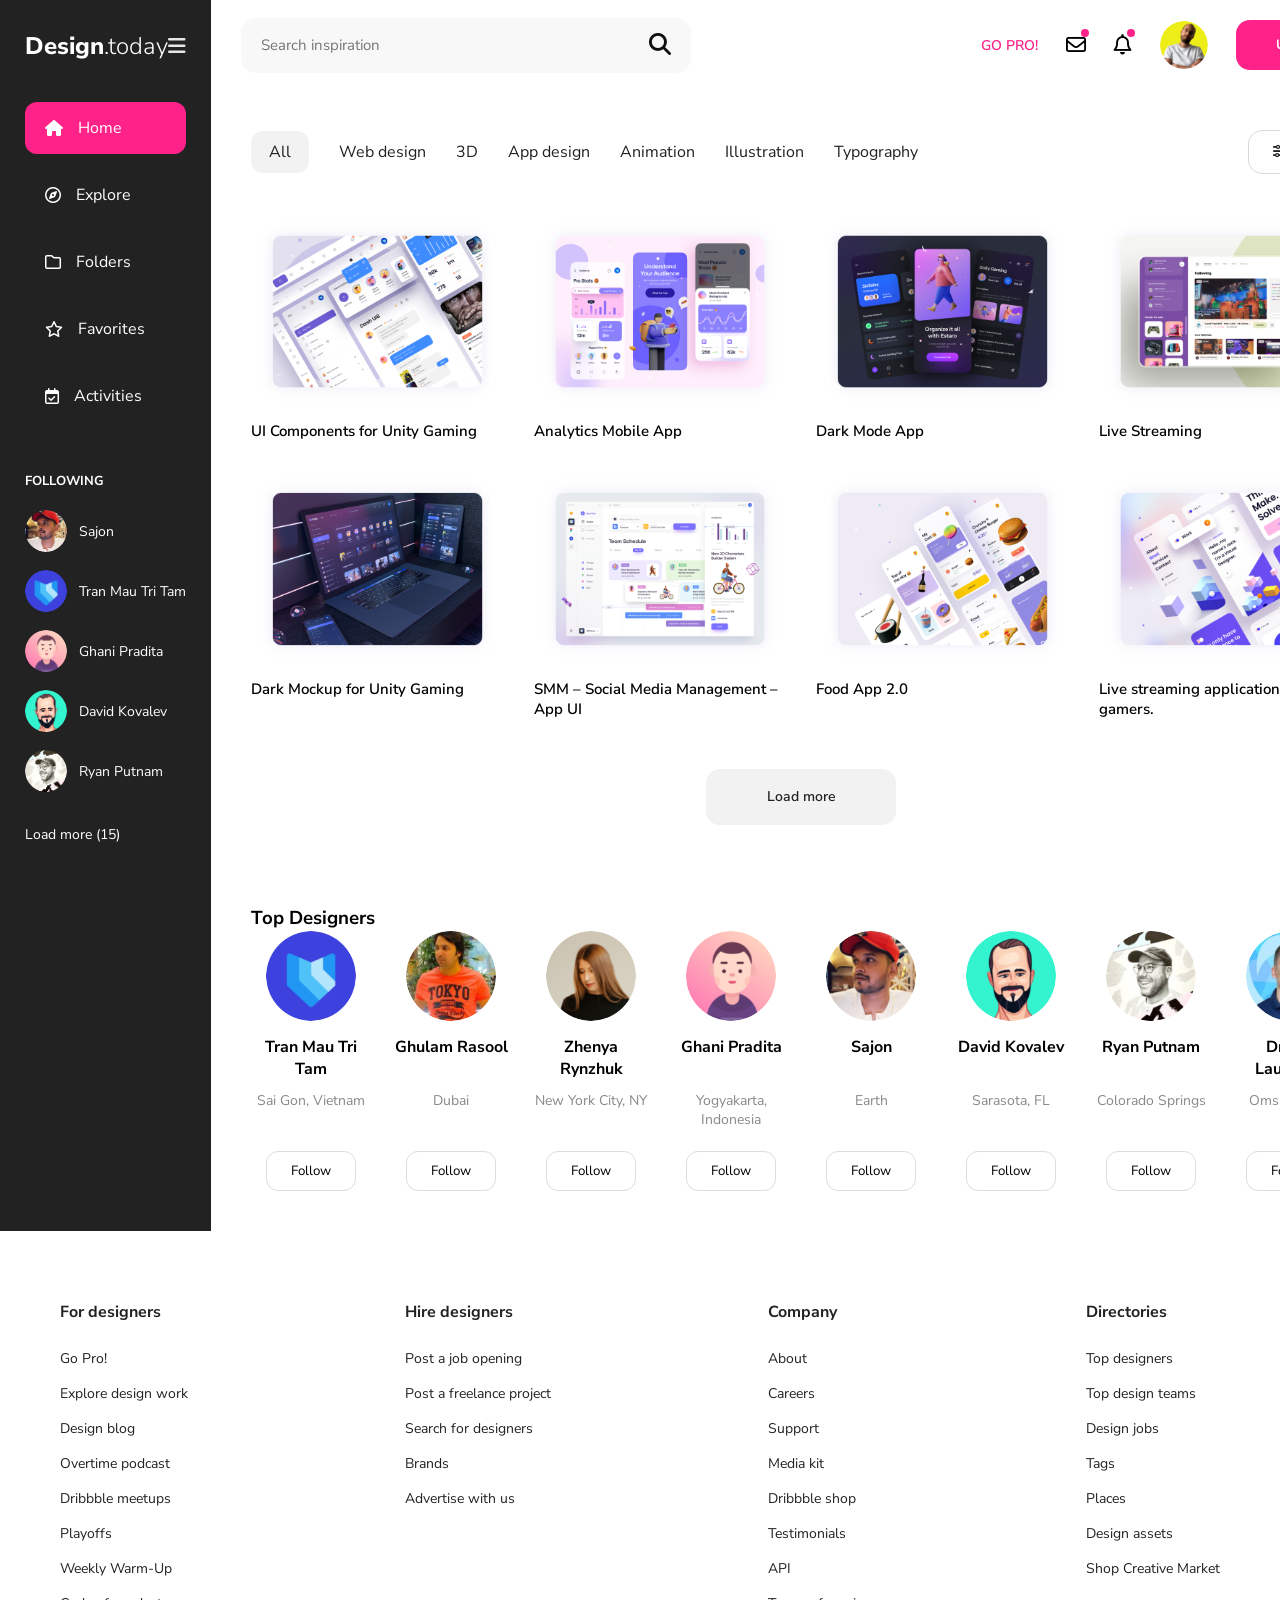
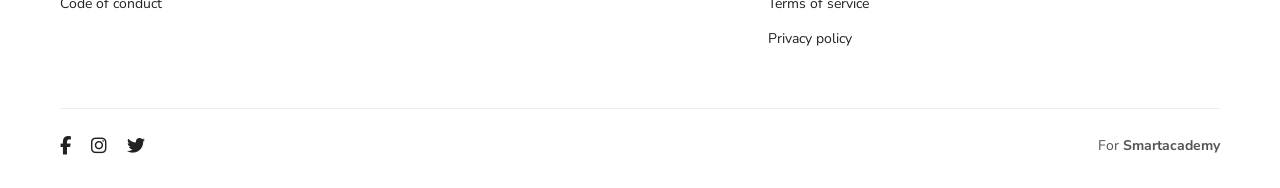
<file: index.html>
<!DOCTYPE html>
<html lang="en">
<head>
    <meta charset="UTF-8">
    <meta name="viewport" content="width=device-width, initial-scale=1.0">
    <meta name="description" content="Discover UI, UX, web design, mobile apps, illustrations and top designers on Design.today.">
    <meta property="og:title" content="Design.today - Inspiration for Designers">
    <meta property="og:description" content="Explore the latest design inspiration and discover top designers.">
    <meta property="og:image" content="image/profile.png"> 
    <meta property="og:type" content="website">
    <meta property="og:url" content="https://ninebieridze.github.io/vigilant-garbanzo/index.html">
    <title>design.today</title>
    <link rel="stylesheet" href="style.css">
    <link rel="preconnect" href="https://fonts.googleapis.com">
    <link rel="preconnect" href="https://fonts.gstatic.com" crossorigin>
    <link href="https://fonts.googleapis.com/css2?family=Nunito+Sans:ital,opsz,wght@0,6..12,200..1000;1,6..12,200..1000&display=swap" rel="stylesheet">
    <link rel="stylesheet" 
    href="https://cdnjs.cloudflare.com/ajax/libs/font-awesome/6.5.2/css/all.min.css">
</head>
<body>
<div class="page"> 

      <aside class="sidebar">
        <div class="logo"> 
        <h1>Design<span>.today</span></h1>
        <i class="fa-solid fa-bars"></i> 
        </div>
        <ul class="menu">
            <li class="active">
                <a href="#"> <i class="fa-solid fa-house"></i> Home </a>
            </li>
            <li>
                <a href="#"> <i class="fa-regular fa-compass"></i> Explore </a>
            </li>
            <li>
                <a href="#"> <i class="fa-regular fa-folder"></i> Folders </a>
            </li>
            <li>
                <a href="#"> <i class="fa-regular fa-star"></i> Favorites </a>
            </li>
            <li>
                <a href="#"> <i class="fa-regular fa-calendar-check"></i> Activities </a>
            </li>
        </ul>
        <div class="following">
        <h2>
            FOLLOWING
        </h2>
        <div class="person"> 
        <img src="image/side1.png" alt="">
        <span>Sajon</span>
        </div>
        <div class="person"> 
        <img src="image/side2.png" alt="">
        <span>Tran Mau Tri Tam</span>
        </div>
        <div class="person"> 
        <img src="image/side3.png" alt="">
        <span>Ghani Pradita</span>
        </div>
        <div class="person">  
        <img src="image/side4.png" alt="">
        <span>David Kovalev</span>
        </div>
        <div class="person">
        <img src="image/side5.png" alt="">
        <span>Ryan Putnam</span>
        </div>
        <a href="#" class="load" >Load more (15)</a>
        </div>
    </aside>

    <div class="right"> 
    <header class="header">
        <div class="search-box">
        <input type="text" placeholder="Search inspiration">
        <button>
             <i class="fa-solid fa-magnifying-glass"></i>
        </button>
        </div>
        <nav class="nav-right">
            <a href="#" class="pro">
                GO PRO!
            </a>
            <a href="#" class="icon">
                <i class="fa-regular fa-envelope"></i>
                <span class="dot"></span>
            </a>
            <a href="#" class="icon">
                <i class="fa-regular fa-bell"></i>
                <span class="dot"></span>
            </a>
            <a href="2ndpage.html" class="profile-link">
                <img src="image/profile.png" alt="profile" class="profile">
            </a>
            <button class="upload-btn">
                Upload
            </button>
        </nav>
    </header>

    
    
 <main class="content">

    <section class="categories">
        <a class="active" href="#">All</a>
        <a href="#">Web design</a>
        <a href="#">3D</a>
        <a href="#">App design</a>
        <a href="#">Animation</a>
        <a href="#">Illustration</a>
        <a href="#">Typography</a>

        <button class="filter-btn">
            <i class="fa-solid fa-sliders"></i>
            Filters
        </button>
    </section>

    <section class="cards">

        <div class="card">
            <img src="image/cards/card1.png" alt="">
            <h3>UI Components for Unity Gaming</h3>
        </div>

        <div class="card">
            <img src="image/cards/card2.png" alt="">
            <h3>Analytics Mobile App</h3>
        </div>

        <div class="card">
            <img src="image/cards/card3.png" alt="">
            <h3>Dark Mode App</h3>
        </div>

        <div class="card">
            <img src="image/cards/card4.png" alt="">
            <h3>Live Streaming</h3>
        </div>
        <div class="card">
            <img src="image/cards/card5.png" alt="">
            <h3>Dark Mockup for Unity Gaming</h3>
        </div>

        <div class="card">
            <img src="image/cards/card6.png" alt="">
            <h3>SMM – Social Media Management – App UI</h3>
        </div>

        <div class="card">
            <img src="image/cards/card7.png" alt="">
            <h3>Food App 2.0</h3>
        </div>

        <div class="card">
            <img src="image/cards/card8.png" alt="">
            <h3>Live streaming application for gamers.</h3>
        </div>

    </section>

    <div class="load-more">
        <button>Load more</button>
    </div>

    <section class="top-designers">

        <h3>Top Designers</h3>

        <div class="designers">

            <div class="designer">
                <img src="image/following/f1.png" alt="">
                <h4>Tran Mau Tri Tam</h4>
                <p>Sai Gon, Vietnam</p>
                <button>Follow</button>
            </div>

            <div class="designer">
                <img src="image/following/f2.png" alt="">
                <h4>Ghulam Rasool</h4>
                <p>Dubai</p>
                <button>Follow</button>
            </div>
            <div class="designer">
                <img src="image/following/f3.png" alt="">
                <h4>Zhenya Rynzhuk</h4>
                <p>New York City, NY</p>
                <button>Follow</button>
            </div>

            <div class="designer">
                <img src="image/following/f4.png" alt="">
                <h4>Ghani Pradita</h4>
                <p>Yogyakarta, Indonesia</p>
                <button>Follow</button>
            </div>
                      <div class="designer">
                <img src="image/following/f5.png" alt="">
                <h4>Sajon</h4>
                <p>Earth</p>
                <button>Follow</button>
            </div>

            <div class="designer">
                <img src="image/following/f6.png" alt="">
                <h4>David Kovalev</h4>
                <p>Sarasota, FL</p>
                <button>Follow</button>
            </div>
            <div class="designer">
                <img src="image/following/f7.png" alt="">
                <h4>Ryan Putnam</h4>
                <p>Colorado Springs</p>
                <button>Follow</button>
            </div>

            <div class="designer">
                <img src="image/following/f8.png" alt="">
                <h4>Dmitry Lauretsky</h4>
                <p>Omsk, Russia</p>
                <button>Follow</button>
            </div>

        </div>

    </section>

</main>




</div>
</div>

<footer class="footer">

    <div class="footer-links">

        <div class="footer-column">
            <h3>For designers</h3>

            <a href="#">Go Pro!</a>
            <a href="#">Explore design work</a>
            <a href="#">Design blog</a>
            <a href="#">Overtime podcast</a>
            <a href="#">Dribbble meetups</a>
            <a href="#">Playoffs</a>
            <a href="#">Weekly Warm-Up</a>
            <a href="#">Code of conduct</a>
        </div>

        <div class="footer-column">
            <h3>Hire designers</h3>

            <a href="#">Post a job opening</a>
            <a href="#">Post a freelance project</a>
            <a href="#">Search for designers</a>
            <a href="#">Brands</a>
            <a href="#">Advertise with us</a>
        </div>

        <div class="footer-column">
            <h3>Company</h3>

            <a href="#">About</a>
            <a href="#">Careers</a>
            <a href="#">Support</a>
            <a href="#">Media kit</a>
            <a href="#">Dribbble shop</a>
            <a href="#">Testimonials</a>
            <a href="#">API</a>
            <a href="#">Terms of service</a>
            <a href="#">Privacy policy</a>
        </div>

        <div class="footer-column">
            <h3>Directories</h3>

            <a href="#">Top designers</a>
            <a href="#">Top design teams</a>
            <a href="#">Design jobs</a>
            <a href="#">Tags</a>
            <a href="#">Places</a>
            <a href="#">Design assets</a>
            <a href="#">Shop Creative Market</a>
        </div>

    </div>

    <div class="footer-bottom">

        <div class="socials">
            <a href="#"><i class="fa-brands fa-facebook-f"></i></a>
            <a href="#"><i class="fa-brands fa-instagram"></i></a>
            <a href="#"><i class="fa-brands fa-twitter"></i></a>
        </div>

        <p>For <strong>Smartacademy</strong></p>

    </div>

</footer>


</body>
</html>
</file>
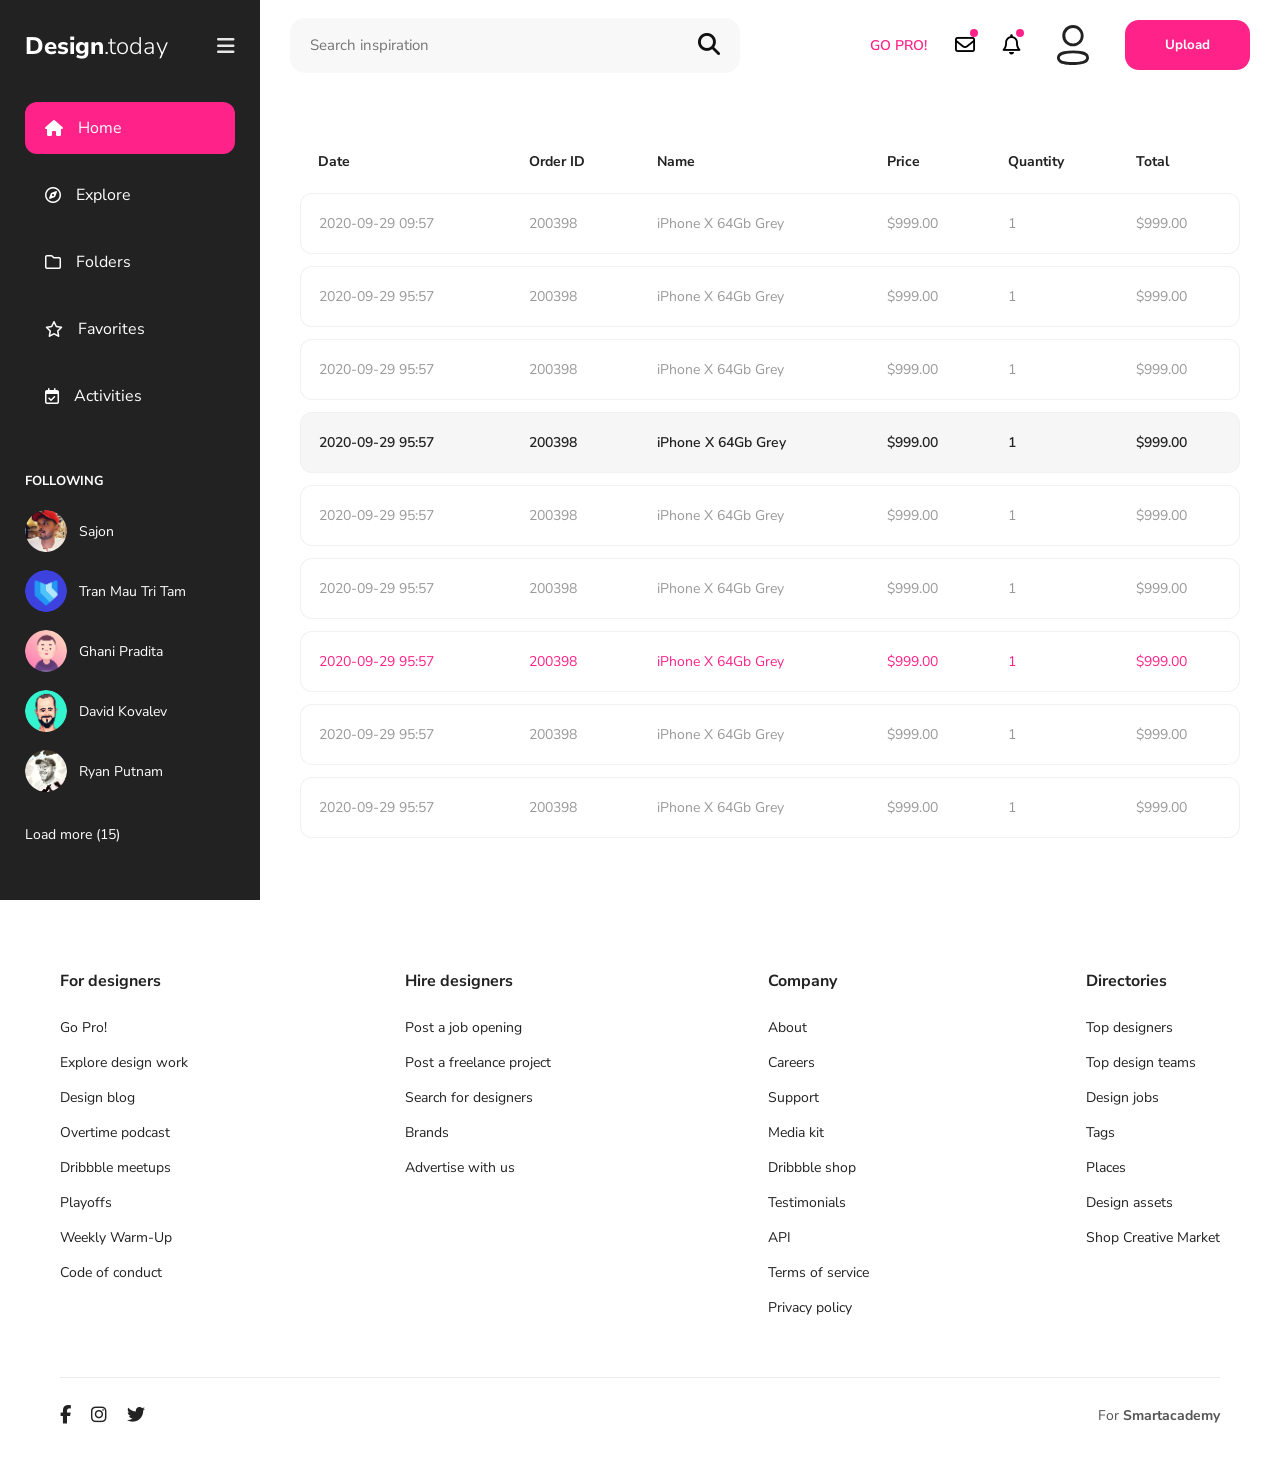
<file: 2ndpage.html>
<!DOCTYPE html>
<html lang="en">
<head>
    <meta charset="UTF-8">
    <meta name="viewport" content="width=device-width, initial-scale=1.0">
    <meta name="description" content="View your Design.today profile, orders and account information.">
    <meta property="og:title" content="User Profile - Design.today">
    <meta property="og:description" content="Manage your profile and view your order history.">
    <meta property="og:image" content="image/profile0.svg">
    <meta property="og:type" content="profile">
    <meta property="og:url" content="https://ninebieridze.github.io/vigilant-garbanzo/index.html">
    <title>profile</title>
    <link rel="stylesheet" href="style.css">
    <link rel="preconnect" href="https://fonts.googleapis.com">
    <link rel="preconnect" href="https://fonts.gstatic.com" crossorigin>
    <link href="https://fonts.googleapis.com/css2?family=Nunito+Sans:ital,opsz,wght@0,6..12,200..1000;1,6..12,200..1000&display=swap" rel="stylesheet">
    <link rel="stylesheet" 
    href="https://cdnjs.cloudflare.com/ajax/libs/font-awesome/6.5.2/css/all.min.css">
</head>
<body>
<div class="page"> 

      <aside class="sidebar">
        <div class="logo"> 
        <h1>Design<span>.today</span></h1>
        <i class="fa-solid fa-bars"></i> 
        </div>
        <ul class="menu">
            <li class="active">
                <a href="#"> <i class="fa-solid fa-house"></i> Home </a>
            </li>
            <li>
                <a href="#"> <i class="fa-regular fa-compass"></i> Explore </a>
            </li>
            <li>
                <a href="#"> <i class="fa-regular fa-folder"></i> Folders </a>
            </li>
            <li>
                <a href="#"> <i class="fa-regular fa-star"></i> Favorites </a>
            </li>
            <li>
                <a href="#"> <i class="fa-regular fa-calendar-check"></i> Activities </a>
            </li>
        </ul>
        <div class="following">
        <h2>
            FOLLOWING
        </h2>
        <div class="person"> 
        <img src="image/side1.png" alt="">
        <span>Sajon</span>
        </div>
        <div class="person"> 
        <img src="image/side2.png" alt="">
        <span>Tran Mau Tri Tam</span>
        </div>
        <div class="person"> 
        <img src="image/side3.png" alt="">
        <span>Ghani Pradita</span>
        </div>
        <div class="person">  
        <img src="image/side4.png" alt="">
        <span>David Kovalev</span>
        </div>
        <div class="person">
        <img src="image/side5.png" alt="">
        <span>Ryan Putnam</span>
        </div>
        <a href="#" class="load" >Load more (15)</a>
        </div>
    </aside>

    <div class="right"> 
    <header class="header">
        <div class="search-box">
        <input type="text" placeholder="Search inspiration">
        <button>
             <i class="fa-solid fa-magnifying-glass"></i>
        </button>
        </div>
        <nav class="nav-right">
            <a href="#" class="pro">
                GO PRO!
            </a>
            <a href="#" class="icon">
                <i class="fa-regular fa-envelope"></i>
                <span class="dot"></span>
            </a>
            <a href="#" class="icon">
                <i class="fa-regular fa-bell"></i>
                <span class="dot"></span>
            </a>
            <a href="index.html" class="profile-link">
                <img src="image/profile0.svg" alt="profile" class="profile">
            </a>
            <button class="upload-btn">
                Upload
            </button>
        </nav>
    </header>

     <main class="content">

    <table class="orders-table">
        <thead>
            <tr>
                <th>Date</th>
                <th>Order ID</th>
                <th>Name</th>
                <th>Price</th>
                <th>Quantity</th>
                <th>Total</th>
            </tr>
        </thead>

        <tbody>

            <tr>
                <td>2020-09-29 09:57</td>
                <td>200398</td>
                <td>iPhone X 64Gb Grey</td>
                <td>$999.00</td>
                <td>1</td>
                <td>$999.00</td>
            </tr>

            <tr>
                <td>2020-09-29 95:57</td>
                <td>200398</td>
                <td>iPhone X 64Gb Grey</td>
                <td>$999.00</td>
                <td>1</td>
                <td>$999.00</td>
            </tr>

            <tr>
                <td>2020-09-29 95:57</td>
                <td>200398</td>
                <td>iPhone X 64Gb Grey</td>
                <td>$999.00</td>
                <td>1</td>
                <td>$999.00</td>
            </tr>

            <tr class="selected">
                <td>2020-09-29 95:57</td>
                <td>200398</td>
                <td>iPhone X 64Gb Grey</td>
                <td>$999.00</td>
                <td>1</td>
                <td>$999.00</td>
            </tr>

            <tr>
                <td>2020-09-29 95:57</td>
                <td>200398</td>
                <td>iPhone X 64Gb Grey</td>
                <td>$999.00</td>
                <td>1</td>
                <td>$999.00</td>
            </tr>

            <tr>
                <td>2020-09-29 95:57</td>
                <td>200398</td>
                <td>iPhone X 64Gb Grey</td>
                <td>$999.00</td>
                <td>1</td>
                <td>$999.00</td>
            </tr>

            <tr class="pink">
                <td>2020-09-29 95:57</td>
                <td>200398</td>
                <td>iPhone X 64Gb Grey</td>
                <td>$999.00</td>
                <td>1</td>
                <td>$999.00</td>
            </tr>

            <tr>
                <td>2020-09-29 95:57</td>
                <td>200398</td>
                <td>iPhone X 64Gb Grey</td>
                <td>$999.00</td>
                <td>1</td>
                <td>$999.00</td>
            </tr>

            <tr>
                <td>2020-09-29 95:57</td>
                <td>200398</td>
                <td>iPhone X 64Gb Grey</td>
                <td>$999.00</td>
                <td>1</td>
                <td>$999.00</td>
            </tr>

        </tbody>
    </table>

</main>

</div>
</div>

<footer class="footer">

    <div class="footer-links">

        <div class="footer-column">
            <h3>For designers</h3>

            <a href="#">Go Pro!</a>
            <a href="#">Explore design work</a>
            <a href="#">Design blog</a>
            <a href="#">Overtime podcast</a>
            <a href="#">Dribbble meetups</a>
            <a href="#">Playoffs</a>
            <a href="#">Weekly Warm-Up</a>
            <a href="#">Code of conduct</a>
        </div>

        <div class="footer-column">
            <h3>Hire designers</h3>

            <a href="#">Post a job opening</a>
            <a href="#">Post a freelance project</a>
            <a href="#">Search for designers</a>
            <a href="#">Brands</a>
            <a href="#">Advertise with us</a>
        </div>

        <div class="footer-column">
            <h3>Company</h3>

            <a href="#">About</a>
            <a href="#">Careers</a>
            <a href="#">Support</a>
            <a href="#">Media kit</a>
            <a href="#">Dribbble shop</a>
            <a href="#">Testimonials</a>
            <a href="#">API</a>
            <a href="#">Terms of service</a>
            <a href="#">Privacy policy</a>
        </div>

        <div class="footer-column">
            <h3>Directories</h3>

            <a href="#">Top designers</a>
            <a href="#">Top design teams</a>
            <a href="#">Design jobs</a>
            <a href="#">Tags</a>
            <a href="#">Places</a>
            <a href="#">Design assets</a>
            <a href="#">Shop Creative Market</a>
        </div>

    </div>

    <div class="footer-bottom">

        <div class="socials">
            <a href="#"><i class="fa-brands fa-facebook-f"></i></a>
            <a href="#"><i class="fa-brands fa-instagram"></i></a>
            <a href="#"><i class="fa-brands fa-twitter"></i></a>
        </div>

        <p>For <strong>Smartacademy</strong></p>

    </div>

</footer>


</body>
</html>
</file>
<file: style.css>
*{
    margin:0;
    padding:0;
    box-sizing:border-box;
    font-family: "Nunito Sans", sans-serif;
}

body{
    background:#FFFFFF;
}

a {
    color: inherit;
    text-decoration: none;
}

.header{
    width:100%;
    height:90px;
    display:flex;
    justify-content:space-between;
    align-items:center;
    padding:0 30px;
}

.search-box{
    width:450px;
    height:55px;
    background: #f8f8f8;
    border-radius:15px;

    display:flex;
    align-items:center;
    justify-content:space-between;

    padding:0 20px;
}

.search-box input{
    width:100%;
    border:none;
    outline:none;
    background:transparent;
    font-size:15px;
    color:#111111;
}

.search-box button{
    border:none;
    background:none;
    cursor:pointer;
    font-size:22px;
    color:#111111;
}

.nav-right{
    display:flex;
    align-items:center;
    gap:28px;
}

.pro{
    text-decoration:none;
    color:#ff2288;
    font-size:14px;
    font-weight:600;
}

.icon{
    position:relative;
    font-size:20px;
}

.dot{
    position:absolute;
    width:8px;
    height:8px;
    background:#ff2288;
    border-radius:50%;
    top:-3px;
    right:-3px;
}

.profile-link{
    display: flex;
    align-items: center;
    text-decoration: none;
}

.profile{
    width: 48px;
    height: 48px;
    border-radius: 50%;
    object-fit: cover;
    display: block;
    cursor: pointer;
}

.upload-btn{
    border:none;
    background:#ff2288;
    color:white;
    padding:16px 40px;
    border-radius:14px;
    font-weight:bold;
    cursor:pointer;
    transition:.3s;
}

.upload-btn:hover{
    background:#ff2288;
}

.sidebar{
    width:260px;
    min-height:100vh;
    background: #222222;
    color:white;
    padding:30px 25px;
}
.logo{
    margin-bottom:40px;
    display: flex;
    justify-content: space-between;
    align-items: center;
}

.logo h1{
    font-size:24px;
    font-weight:800;
}

.logo span{
    font-weight:300;
}

.fa-bars {
    color: #e7e7e7;
    font-size: 20px;
    cursor: pointer;
}

.menu{
    list-style:none;
}

.menu li{
    margin-bottom:15px;
}

.menu a{
    display:flex;
    align-items:center;
    gap:15px;
    padding:15px 20px;
    border-radius:12px;
    color:white;
    transition:.3s;
}

.menu a:hover{
    background:#ff2288;
}

.menu .active a{
    background:#ff2288;
}

.following{
    margin-top:50px;
}

.following h2{
    color:#FFFFFF;
    font-size:13px;
    margin-bottom:20px;
}

.person{
    display:flex;
    align-items:center;
    gap:12px;
    margin-bottom:18px;
}

.person img{
    width:42px;
    height:42px;
    border-radius:50%;
    object-fit:cover;
}

.person span{
    font-size:14px;
}

.load{
    display:inline-block;
    margin-top:15px;
    color: white;
    font-size:14px;
}

.page{
    display: flex;
}

.sidebar{
    width:260px;
    min-height:100vh;
}

.right{
    flex:1;
}

.header{
    height:90px;
}



.footer{
    padding:70px 60px 30px;
    background:#fff;
}

.footer-links{
    display:flex;
    justify-content:space-between;
    gap:60px;
    flex-wrap:wrap;
}

.footer-column{
    display:flex;
    flex-direction:column;
    gap:16px;
}

.footer-column h3{
    font-size:16px;
    margin-bottom:10px;
    color:#222222;
}

.footer-column a{
    font-size:14px;
    color:#222222;
    transition:.3s;
}

.footer-column a:hover{
    color:#ff2288;
}

.footer-bottom{
    margin-top:60px;
    padding-top:25px;
    border-top:1px solid #ececec;

    display:flex;
    justify-content:space-between;
    align-items:center;
}

.socials{
    display:flex;
    gap:20px;
}

.socials a{
    color:#222222;
    font-size:18px;
    transition:.3s;
}

.socials a:hover{
    color:#ff2288;
}

.footer-bottom p{
    font-size:14px;
    color:#555;
}

.content{
    padding:40px;
}

.orders-table{
    width:100%;
    border-collapse:separate;
    border-spacing:0 12px;
}

.orders-table thead th{
    text-align:left;
    font-size:14px;
    font-weight:700;
    color:#222;
    padding:10px 18px;
}

.orders-table tbody td{
    padding:20px 18px;
    color:#999;
    font-size:14px;
    border-top:1px solid #f1f1f1;
    border-bottom:1px solid #f1f1f1;
}

.orders-table tbody tr td:first-child{
    border-left:1px solid #f1f1f1;
    border-radius:12px 0 0 12px;
}

.orders-table tbody tr td:last-child{
    border-right:1px solid #f1f1f1;
    border-radius:0 12px 12px 0;
}

.orders-table tbody tr.selected td{
    background:#f6f6f6;
    color:#222;
    font-weight:600;
}

.orders-table tbody tr.pink td{
    color:#ff2288;
}

.orders-table tbody tr:hover td{
    background:#fafafa;
}

.cards{
    margin-top:40px;

    display:grid;
    grid-template-columns:repeat(4,1fr);
    gap:30px;
}

.card img{
    width:100%;
    border-radius:14px;
    display:block;
}

.card h3{
    margin-top:12px;
    font-size:15px;
    font-weight:600;
}

.categories{
    display:flex;
    align-items:center;
    gap:30px;
}

.categories a{
    color:#222222;
}

.categories .active{
    background: #f2f2f2;
    padding:10px 18px;
    border-radius:12px;
}

.filter-btn{
    margin-left:auto;
    color: #222222;
    border:1px solid #D8D8D8;
    background:white;
    padding:12px 24px;
    border-radius:14px;
    cursor:pointer;
}

.designers{
    display: flex;
    justify-content: space-between;
    gap: 20px;
}

.designer{
    display: flex;
    flex-direction: column;
    align-items: center;
    width: 120px;
}

.designer h4{
    margin-top: 15px;
    min-height: 55px;  
    text-align: center;
}

.designer p{
    min-height: 45px;  
    text-align: center;
    color: #888;
    font-size: 14px;
}

.designer button{
    margin-top: auto;  
    width: 90px;
    height: 40px;
    border: 1px solid #ddd;
    border-radius: 12px;
    background: #fff;
    cursor: pointer;
}


.designer img{
    width:90px;
    height:90px;
    border-radius:50%;
}

.designer button{
    margin-top:15px;
    border:1px solid #ddd;
    background:white;
    padding:10px 22px;
    border-radius:12px;
}

.load-more{
    display: flex;
    justify-content: center;
    margin: 50px 0 80px;
}

.load-more button{
    width: 190px;
    height: 56px;
    border: none;
    border-radius: 14px;
    background: #f2f2f2;
    color: #222;
    font-size: 14px;
    font-weight: 600;
    cursor: pointer;
    transition: 0.3s;
}

.load-more button:hover{
    background: #e7e7e7;
}


@media (max-width: 1024px){

    .sidebar{
        width: 220px;
        padding: 20px;
    }

    .header{
        padding: 20px;
        gap: 20px;
    }

    .search-box{
        width: 300px;
    }

    .cards{
        grid-template-columns: repeat(2,1fr);
    }

    .designers{
        flex-wrap: wrap;
        justify-content: center;
    }

    .footer-links{
        gap:40px;
    }

    .orders-table{
        display:block;
        overflow-x:auto;
        white-space:nowrap;
    }
}


@media (max-width:768px){

    .page{
        flex-direction:column;
    }

    .sidebar{
        width:100%;
        min-height:auto;
        padding:20px;
    }

    .following{
        display:none;
    }

    .menu{
        display:flex;
        overflow-x:auto;
        gap:10px;
        margin-top:20px;
    }

    .menu li{
        margin-bottom:0;
        flex-shrink:0;
    }

    .header{
        flex-direction:column;
        height:auto;
        padding:20px;
        gap:20px;
    }

    .search-box{
        width:100%;
    }

    .nav-right{
        width:100%;
        justify-content:space-between;
        gap:10px;
        flex-wrap:wrap;
    }

    .upload-btn{
        width:100%;
    }

    .content{
        padding:20px;
    }

    .categories{
        flex-wrap:wrap;
        gap:12px;
    }

    .filter-btn{
        margin-left:0;
        width:100%;
    }

    .cards{
        grid-template-columns:1fr;
    }

    .designers{
        display:grid;
        grid-template-columns:repeat(2,1fr);
        gap:20px;
        justify-items:center;
    }

    .designer{
        width:100%;
    }

    .orders-table{
        display:block;
        overflow-x:auto;
        white-space:nowrap;
    }

    .footer{
        padding:40px 20px;
    }

    .footer-links{
        flex-direction:column;
        gap:30px;
    }

    .footer-bottom{
        flex-direction:column;
        gap:20px;
        text-align:center;
    }
}



@media (max-width:480px){

    .logo h1{
        font-size:20px;
    }

    .search-box{
        height:48px;
    }

    .profile{
        width:40px;
        height:40px;
    }

    .upload-btn{
        padding:14px;
    }

    .designers{
        grid-template-columns:1fr;
    }

    .cards{
        gap:20px;
    }

    .categories a{
        font-size:14px;
    }

    .orders-table thead th,
    .orders-table tbody td{
        font-size:13px;
        padding:12px;
    }
}
</file>
